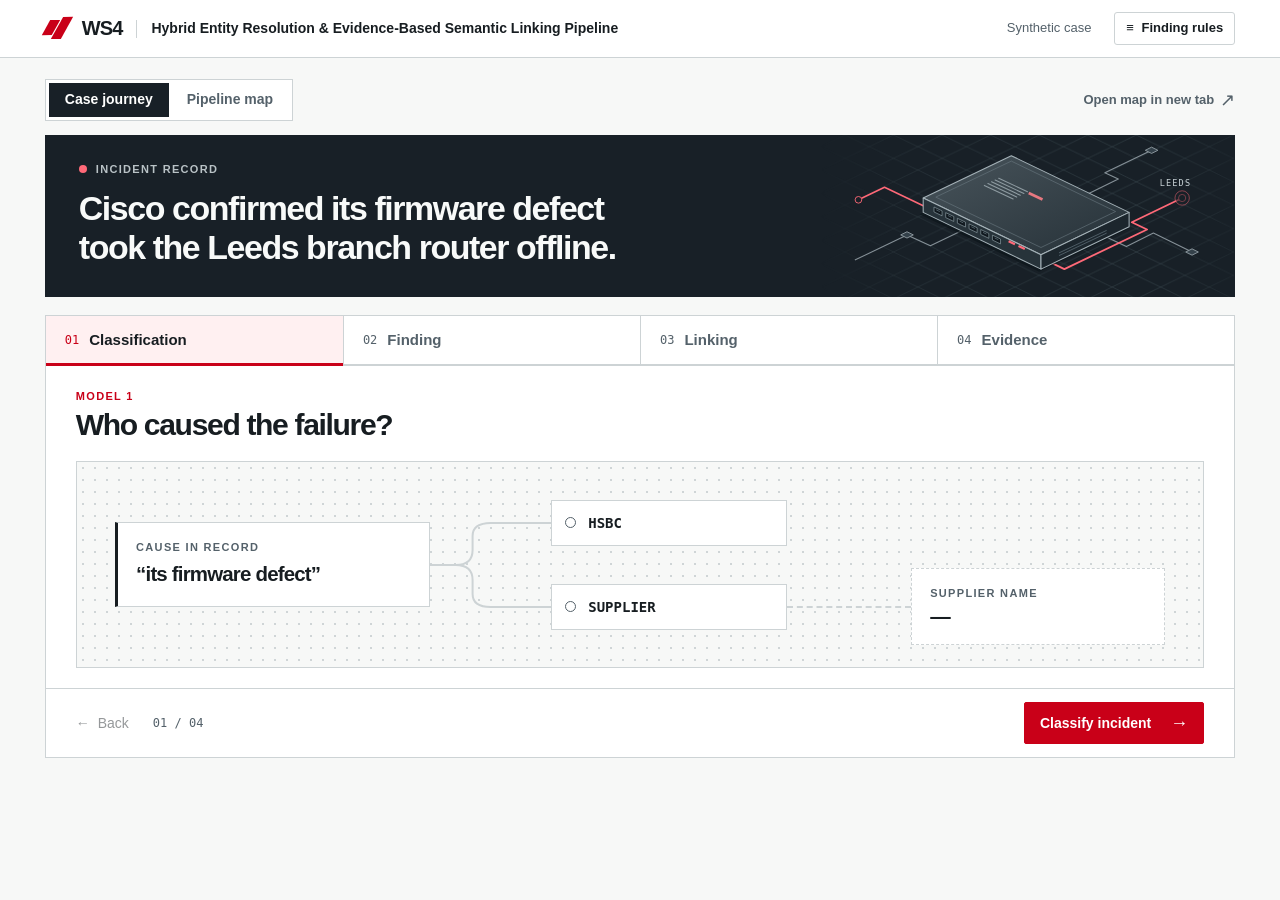
<file: main_docs/index.html>
<!doctype html>
<html lang="en">
<head>
  <meta charset="utf-8">
  <meta name="viewport" content="width=device-width, initial-scale=1">
  <meta name="theme-color" content="#171c21">
  <title>Hybrid Entity Resolution &amp; Evidence-Based Semantic Linking Pipeline</title>
  <link rel="stylesheet" href="journey.css">
  <link rel="stylesheet" href="evidence.css">
  <link rel="stylesheet" href="pipeline-map.css">
  <script src="register.js" defer></script>
  <script src="evidence.js" defer></script>
  <script src="journey.js" defer></script>
  <script src="pipeline-map.js" defer></script>
</head>
<body>
  <header class="mast">
    <div class="mast-inner">
      <div class="brand"><span class="brand-sign" aria-hidden="true"></span><b>WS4</b><span class="mast-divider"></span><span>Hybrid Entity Resolution &amp; Evidence-Based Semantic Linking Pipeline</span></div>
      <div class="mast-tools"><span class="sample">Synthetic case</span><button id="rules-open" class="quiet" type="button"><span aria-hidden="true">≡</span> Finding rules</button></div>
    </div>
  </header>
  <main class="page">
    <div class="view-bar">
      <div class="view-tabs" role="tablist" aria-label="Presentation view">
        <button type="button" id="journey-tab" role="tab" aria-selected="true" aria-controls="journey-panel">Case journey</button>
        <button type="button" id="map-tab" role="tab" aria-selected="false" aria-controls="map-panel" tabindex="-1">Pipeline map</button>
      </div>
      <a class="map-popout" href="index.html#pipeline-map" target="_blank" rel="noopener">Open map in new tab <span aria-hidden="true">↗</span></a>
    </div>
    <div id="journey-panel" role="tabpanel" aria-labelledby="journey-tab">
    <section class="hero" aria-labelledby="incident-title">
      <div class="incident-copy">
        <div class="hero-kicker"><i aria-hidden="true"></i> Incident record</div>
        <h1 id="incident-title"><span id="subject">Cisco</span> confirmed <span id="cause">its firmware defect</span> took the <span id="place">Leeds</span> branch <span id="device">router</span> offline.</h1>
      </div>
      <div class="hero-art" aria-hidden="true"><img src="router.svg" alt=""></div>
    </section>
    <nav aria-label="Case journey" class="route">
      <button type="button" data-step="0" aria-current="step"><span class="stop-index">01</span><span>Classification</span></button>
      <button type="button" data-step="1"><span class="stop-index">02</span><span>Finding</span></button>
      <button type="button" data-step="2"><span class="stop-index">03</span><span>Linking</span></button>
      <button type="button" data-step="3"><span class="stop-index">04</span><span>Evidence</span></button>
    </nav>
    <div class="surface">
      <section id="classification" class="scene" aria-labelledby="class-title">
        <div class="scene-head">
          <div><p class="eyebrow">Model 1</p><h2 id="class-title">Who caused the failure?</h2></div>
        </div>
        <div class="class-grid" id="class-flow" data-phase="0" aria-label="Classification and supplier name extraction">
          <div class="cause-box"><span class="small-label">Cause in record</span><strong>“its firmware defect”</strong></div>
          <svg class="fork" viewBox="0 0 100 140" preserveAspectRatio="none" aria-hidden="true"><path class="wire branch-bank" d="M0 70H21Q35 70 35 55V41Q35 28 50 28H100"/><path class="wire branch-supplier" d="M0 70H21Q35 70 35 85V99Q35 112 50 112H100"/></svg>
          <div class="branches"><div class="class-node bank"><span class="node-dot"></span>HSBC</div><div class="class-node supplier"><span class="node-dot"></span>SUPPLIER</div></div>
          <div class="extract-line" aria-hidden="true"></div>
          <div class="name-box"><span class="small-label">Supplier name</span><strong id="supplier-value" aria-live="polite">—</strong></div>
        </div>
      </section>
      <section id="finding" class="scene" aria-labelledby="finding-title" hidden>
        <div class="scene-head">
          <div><p class="eyebrow">Finding · High recall</p><h2 id="finding-title">Find every lead.</h2></div>
          <div class="finding-guide-access"><span class="output-name">engagement_candidates.csv</span><a href="finding-rules.html">Explore Finding rules →</a></div>
        </div>
        <div class="register-card">
          <div class="register-metadata"><span class="small-label">Engagement register</span><strong>20,000<span>+</span></strong><span class="register-unit">engagement IDs</span></div>
          <div class="register-graphic" id="register-graphic" aria-hidden="true"></div>
          <div class="register-query"><span class="small-label">Supplier query</span><strong>Cisco</strong></div>
        </div>
        <table class="records finding-records">
          <caption class="sr-only">Finding candidates for Cisco</caption>
          <thead><tr><th scope="col">Engagement ID</th><th scope="col">Supplier in source</th><th scope="col">Match type</th><th scope="col">Name clue</th></tr></thead>
          <tbody id="finding-rows"></tbody>
        </table>
      </section>
      <section id="linking" class="scene" aria-labelledby="linking-title" hidden>
        <div class="scene-head"><div><p class="eyebrow">LLM linking · High precision</p><h2 id="linking-title">Which engagements cover the failure?</h2></div><span class="output-name">engagement_links.csv</span></div>
        <p class="prompt" id="linking-prompt">Mark any leads before revealing the evidence.</p>
        <table class="records link-records">
          <caption class="sr-only">Independent candidate assessments</caption>
          <thead><tr><th scope="col">ID</th><th scope="col">Supplier in source</th><th scope="col">Engagement scope</th><th scope="col">Decision</th></tr></thead>
          <tbody id="linking-rows"></tbody>
        </table>
      </section>
      <section id="evidence" class="scene" aria-labelledby="evidence-title" hidden>
        <div class="scene-head"><div><p class="eyebrow">Source comparison</p><h2 id="evidence-title">Trace the evidence.</h2></div></div>
        <div id="evidence-view"></div>
      </section>
      <footer class="controls">
        <div class="control-left"><button type="button" id="previous" class="back" disabled><span aria-hidden="true">←</span> Back</button><span class="page-count" id="page-count">01 / 04</span></div>
        <button type="button" id="next" class="primary"><span id="next-text">Classify incident</span><span id="next-arrow" aria-hidden="true">→</span></button>
      </footer>
    </div>
    <p class="sr-only" aria-live="polite" id="announcement"></p>
    </div>
    <section id="map-panel" role="tabpanel" aria-labelledby="map-tab" hidden>
      <header class="map-incident">
        <div>
          <p class="map-incident-label"><span>INC-1</span> Synthetic incident</p>
          <h1><em>Cisco</em> confirmed its firmware defect took the Leeds branch router offline.</h1>
        </div>
        <dl class="map-classification">
          <div><dt>Model 1 class</dt><dd>SUPPLIER</dd></div>
          <div><dt>Supplier name</dt><dd>Cisco</dd></div>
        </dl>
      </header>

      <div class="map-board" id="map-board">
        <canvas id="map-wires" aria-hidden="true"></canvas>
        <section class="map-stage" aria-labelledby="map-register-title">
          <h2 id="map-register-title">Engagement register</h2>
          <p class="map-count"><strong>12,000</strong><span>engagements</span></p>
          <div class="map-register" id="map-register">
            <div class="map-register-head"><span>Supplier search</span><b>Cisco</b></div>
            <div class="map-field" id="map-field" aria-hidden="true"></div>
            <div class="map-register-range" aria-hidden="true"><span>ENG1</span><i></i><span>ENG12000</span></div>
          </div>
        </section>

        <section class="map-stage" aria-labelledby="map-finding-title">
          <h2 id="map-finding-title">Finding <span>High recall</span></h2>
          <p class="map-count"><strong id="map-found-count">5</strong><span>candidates</span></p>
          <div class="map-candidates" id="map-candidates" role="group" aria-label="Select a candidate to inspect its evidence"></div>
        </section>

        <section class="map-stage" aria-labelledby="map-linking-title">
          <h2 id="map-linking-title">LLM linking <span>High precision</span></h2>
          <p class="map-count"><strong id="map-result-count">3</strong><span id="map-breakdown">2 linked · 1 possible</span></p>
          <div class="map-results" id="map-results" role="group" aria-label="Linked and possibly linked engagements"></div>
          <details id="map-others" class="map-others">
            <summary id="map-others-label">Not linked (<span id="map-other-count">2</span>)</summary>
            <div class="map-results" id="map-other-results"></div>
          </details>
        </section>
      </div>

      <section class="map-evidence" id="map-evidence" aria-label="Evidence for the selected engagement" tabindex="-1">
        <header><h2>Selected engagement</h2><strong id="map-evidence-id"></strong><span id="map-evidence-supplier"></span></header>
        <div><h3>Engagement scope</h3><p id="map-scope"></p></div>
        <div><h3>LLM assessment <span id="map-verdict"></span></h3><p id="map-reason"></p></div>
        <button class="map-return" id="map-return" type="button">↑ Back to candidates</button>
      </section>
      <p class="sr-only" id="map-announcement" role="status"></p>
    </section>
    <noscript>Enable JavaScript to play this interactive case.</noscript>
  </main>
  <dialog id="rules-dialog" aria-labelledby="rules-title">
    <div class="dialog-head"><div><p class="eyebrow">Name matching</p><h2 id="rules-title">Finding rules</h2></div><button class="close" id="rules-close" type="button" aria-label="Close finding rules">×</button></div>
    <p class="note">Use the cleaned, alias-adjusted name length, excluding spaces.</p>
    <table class="records rule-table"><thead><tr><th scope="col">Match</th><th scope="col">Length</th><th scope="col">Rule</th><th scope="col">Example</th></tr></thead><tbody>
      <tr><th scope="row">EXACT</th><td>1+</td><td>Same full name, ignoring spaces</td><td>Cisco = CISCO</td></tr>
      <tr><th scope="row">SUBSTRING</th><td>1–4</td><td>Whole word only</td><td>IBM → IBM Cloud ✓<br>IBM → ibmotor ✗</td></tr>
      <tr><th scope="row">SUBSTRING</th><td>5+</td><td>Anywhere, ignoring spaces</td><td>Cisco → Fran<mark>cisco</mark></td></tr>
      <tr><th scope="row">FUZZY</th><td>5+</td><td>Levenshtein ≥ 50% on one or more adjacent words</td><td>Cisco → misco (80%)</td></tr>
    </tbody></table>
    <p class="note footnote">Each incident–engagement pair keeps its strongest match: EXACT → SUBSTRING → FUZZY.</p>
    <p class="finding-guide-access"><a href="finding-rules.html">Open the interactive Finding guide →</a></p>
  </dialog>
</body>
</html>
</file>
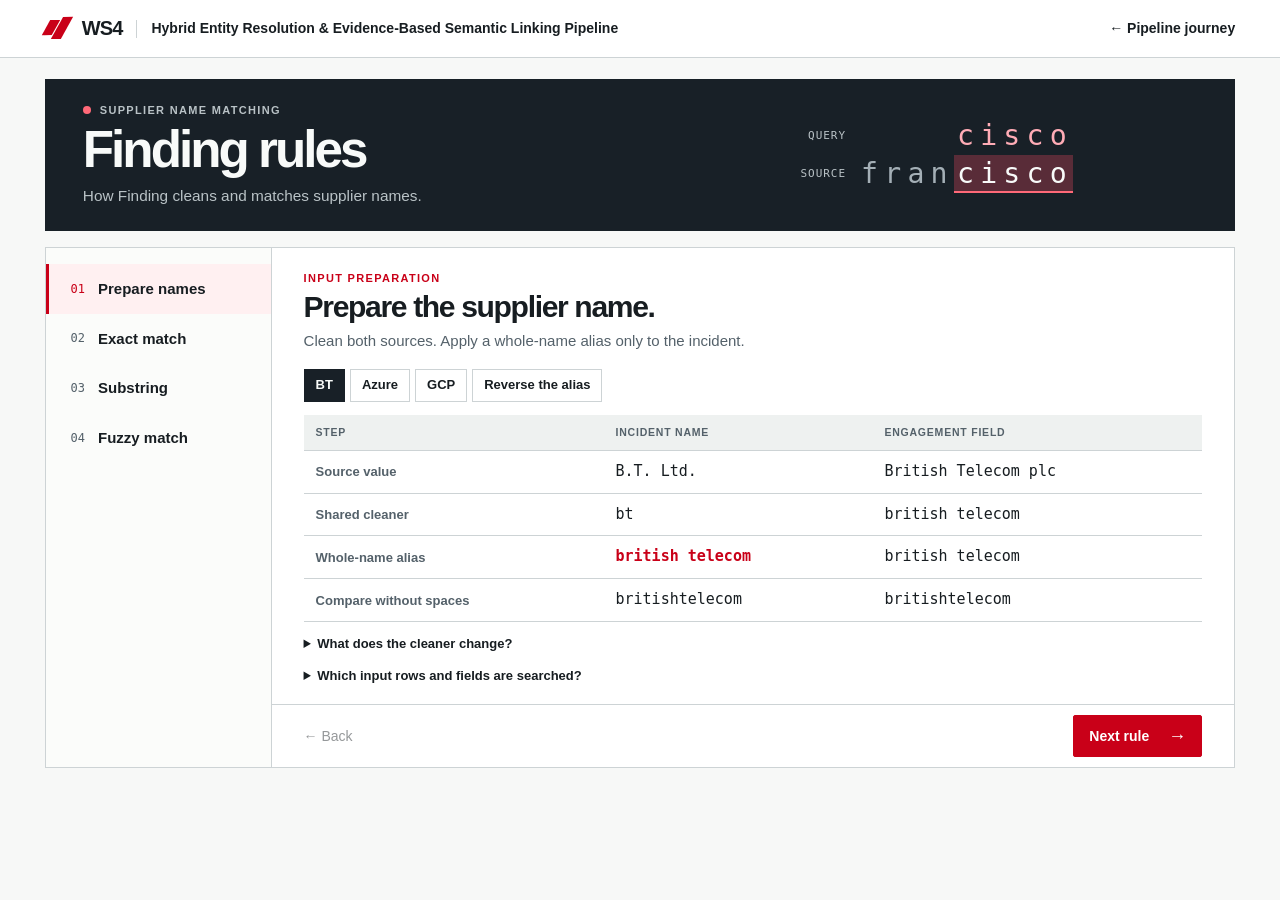
<file: main_docs/finding-rules.html>
<!doctype html>
<html lang="en">
<head>
  <meta charset="utf-8">
  <meta name="viewport" content="width=device-width, initial-scale=1">
  <meta name="theme-color" content="#192127">
  <title>Finding rules · WS4</title>
  <link rel="stylesheet" href="journey.css">
  <link rel="stylesheet" href="finding-guide.css">
  <script src="finding-lab.js" defer></script>
  <script src="finding-guide.js" defer></script>
</head>
<body class="guide">
  <header class="mast"><div class="mast-inner">
    <div class="brand"><span class="brand-sign" aria-hidden="true"></span><b>WS4</b><span class="mast-divider"></span><span>Hybrid Entity Resolution &amp; Evidence-Based Semantic Linking Pipeline</span></div>
    <a class="return-link" href="index.html">← Pipeline journey</a>
  </div></header>
  <main class="page">
    <header class="guide-hero">
      <div><p class="hero-kicker"><i aria-hidden="true"></i> Supplier name matching</p><h1>Finding rules</h1><p class="deck">How Finding cleans and matches supplier names.</p></div>
      <div class="hero-specimen" aria-hidden="true">
        <span class="specimen-label">Query</span><span class="glyph-spacer"></span><b class="glyph-run query-glyphs">cisco</b>
        <span class="specimen-label">Source</span><b class="glyph-run dim-glyphs">fran</b><b class="glyph-run source-glyphs">cisco</b>
      </div>
    </header>
    <div class="guide-frame">
      <nav class="guide-menu" aria-label="Finding rules">
        <a href="#prepare"><span>01</span>Prepare names</a>
        <a href="#exact"><span>02</span>Exact match</a>
        <a href="#substring"><span>03</span>Substring</a>
        <a href="#fuzzy"><span>04</span>Fuzzy match</a>
      </nav>
      <div class="guide-body">
        <section class="guide-panel" aria-labelledby="guide-title">
          <header class="guide-heading"><p class="eyebrow" id="chapter-label"></p><h2 id="guide-title" tabindex="-1">Prepare the supplier name.</h2><p class="guide-summary" id="guide-summary"></p></header>
          <div id="prepare-body" hidden>
            <div class="choices" aria-label="Example supplier" role="group" id="prepare-choices"></div>
            <table class="records prep-table" aria-label="Incident and engagement names at each step">
              <thead><tr><th scope="col">Step</th><th scope="col">Incident name</th><th scope="col">Engagement field</th></tr></thead>
              <tbody id="prep-rows"></tbody>
            </table>
            <details class="field-note"><summary>What does the cleaner change?</summary>
              <p>Lowercase both sides. Delete periods, expand <b>&amp;</b> to <b>and</b>, and turn separators into spaces. Remove whole stop words and legal terms such as <b>and</b>, <b>solutions</b> and <b>ltd</b>. Digits and apostrophes stay.</p>
              <p>Apply one whole-name alias on the incident side. Remove spaces for the comparison; keep the original values in the CSV.</p>
            </details>
            <details class="field-note"><summary>Which input rows and fields are searched?</summary>
              <p><b>CLASSIFIED_INCIDENTS.csv</b> · Select the exact class SUPPLIER; skip a blank name or the whole value Unknown, ignoring case and surrounding spaces.</p>
              <p><b>ENG_ALL.csv</b> · Read the engagement ID and each available nonempty field in configured order. Examples here use THIRD_PARTY_NAME, then THIRD_PARTY_NORMALISED_NAME.</p>
            </details>
          </div>
          <div id="match-body" hidden>
            <div class="choices" aria-label="Comparison examples" role="group" id="match-choices"></div>
            <form id="compare-form" autocomplete="off">
              <div class="input-pair">
                <label>Incident supplier<input id="incident-input" maxlength="96" spellcheck="false"></label>
                <span class="pair-arrow" aria-hidden="true">→</span>
                <label>Engagement field<input id="reference-input" maxlength="96" spellcheck="false"></label>
              </div>
              <div class="rule-verdict">
                <div class="verdict-top">
                  <div><span class="small-label">Match result</span><strong id="verdict">Which rule will pass?</strong></div>
                  <button class="primary" type="submit" id="compare-button" aria-controls="comparison-detail" aria-expanded="false">Reveal match <span aria-hidden="true">→</span></button>
                </div>
                <div id="comparison-detail" hidden>
                  <div class="trace-line"><span>Search name</span><code id="trace-query"></code></div>
                  <div class="trace-line"><span>Reference</span><code id="trace-reference"></code></div>
                  <p id="explanation"></p>
                  <div id="score-line" hidden><div class="scale" aria-hidden="true"><i></i></div><div class="scale-labels"><span>0%</span><span id="threshold-label"></span><span>100%</span></div></div>
                </div>
              </div>
            </form>
            <details class="field-note" id="fuzzy-info" hidden><summary>How is similarity calculated?</summary><p>Count the fewest insertions, deletions and substitutions needed. Similarity = 1 − (edits ÷ longer name length). <b>Cisco → misco</b> gives 1 − 1/5 = 80%.</p></details>
          </div>
        </section>
        <footer class="guide-controls"><button id="prev-rule" type="button" class="back">← Back</button><button type="button" class="primary" id="next-rule">Next rule <span aria-hidden="true">→</span></button></footer>
      </div>
    </div>
    <div class="sr-only" aria-live="polite" id="guide-live"></div>
    <noscript>Enable JavaScript to explore the Finding rules.</noscript>
  </main>
</body>
</html>
</file>
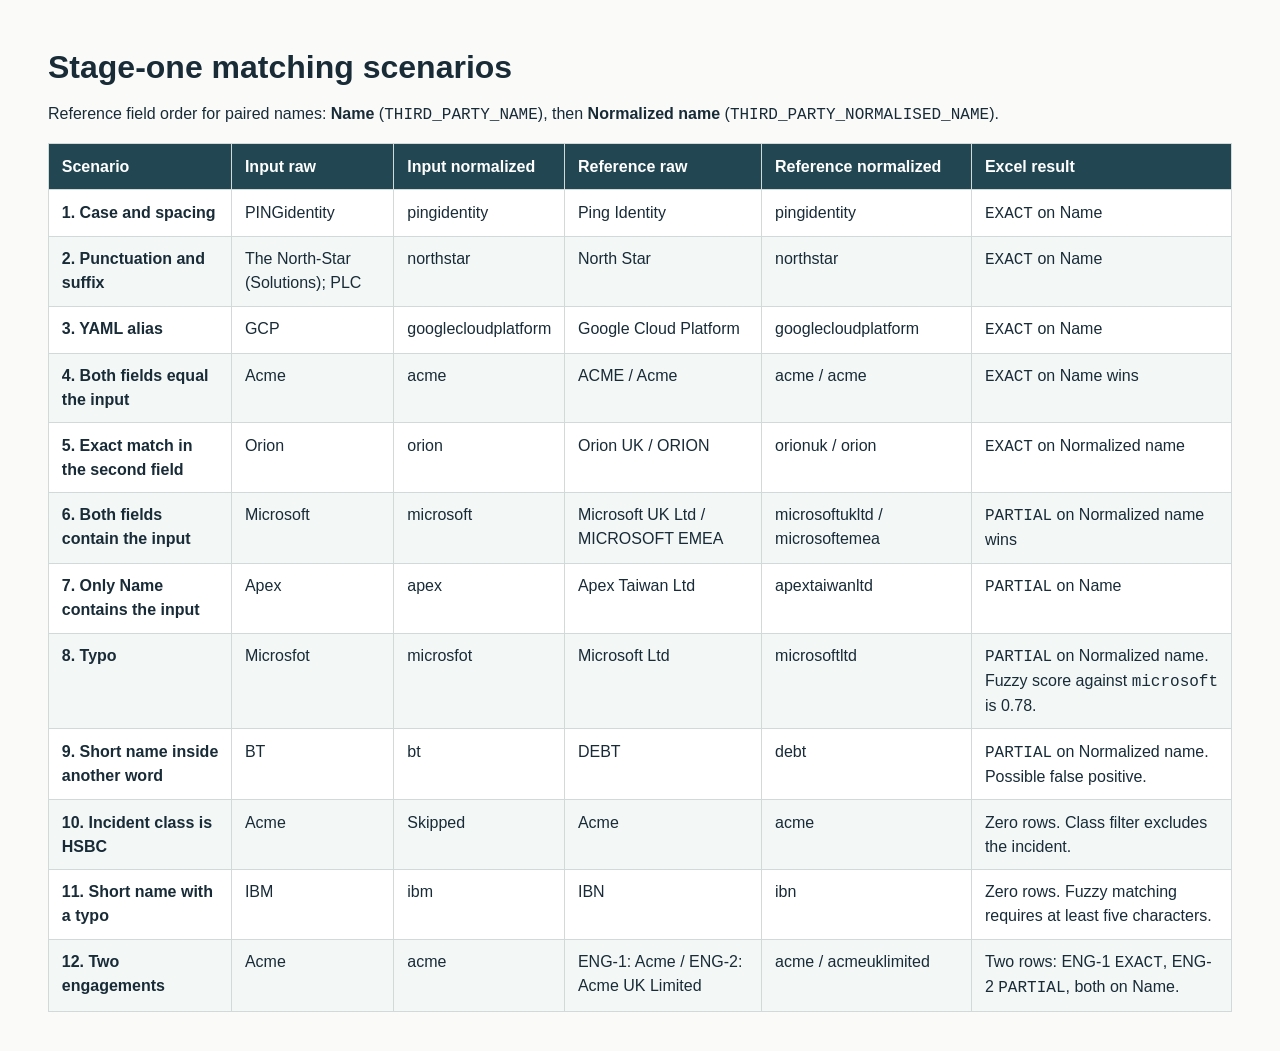
<file: docs/finding/matching.html>
<!doctype html>
<html lang="en">
<head>
  <meta charset="utf-8">
  <meta name="viewport" content="width=device-width, initial-scale=1">
  <title>Stage-one matching scenarios</title>
  <style>
    body {
      margin: 0;
      padding: clamp(1rem, 4vw, 3rem);
      color: #182b37;
      background: #fafbf9;
      font: 1rem/1.5 "Source Sans 3", sans-serif;
    }
    main { max-width: 90rem; margin: auto; }
    h1 { margin: 0 0 1rem; line-height: 1.2; }
    .table-container { overflow-x: auto; }
    table { width: 100%; border-collapse: collapse; background: white; }
    caption { padding: 0 0 1rem; text-align: left; }
    th, td { padding: .65rem .8rem; border: 1px solid #d1d9d9; text-align: left; vertical-align: top; }
    thead th { color: white; background: #224753; white-space: nowrap; }
    tbody tr:nth-child(even) { background: #f3f7f6; }
  </style>
</head>
<body>
  <main>
    <h1>Stage-one matching scenarios</h1>
    <div class="table-container">
      <table>
        <caption>Reference field order for paired names: <strong>Name</strong> (<code>THIRD_PARTY_NAME</code>), then <strong>Normalized name</strong> (<code>THIRD_PARTY_NORMALISED_NAME</code>).</caption>
        <thead>
          <tr>
            <th scope="col">Scenario</th>
            <th scope="col">Input raw</th>
            <th scope="col">Input normalized</th>
            <th scope="col">Reference raw</th>
            <th scope="col">Reference normalized</th>
            <th scope="col">Excel result</th>
          </tr>
        </thead>
        <tbody>
          <tr>
            <th scope="row">1. Case and spacing</th>
            <td>PINGidentity</td>
            <td>pingidentity</td>
            <td>Ping Identity</td>
            <td>pingidentity</td>
            <td><code>EXACT</code> on Name</td>
          </tr>
          <tr>
            <th scope="row">2. Punctuation and suffix</th>
            <td>The North-Star (Solutions); PLC</td>
            <td>northstar</td>
            <td>North Star</td>
            <td>northstar</td>
            <td><code>EXACT</code> on Name</td>
          </tr>
          <tr>
            <th scope="row">3. YAML alias</th>
            <td>GCP</td>
            <td>googlecloudplatform</td>
            <td>Google Cloud Platform</td>
            <td>googlecloudplatform</td>
            <td><code>EXACT</code> on Name</td>
          </tr>
          <tr>
            <th scope="row">4. Both fields equal the input</th>
            <td>Acme</td>
            <td>acme</td>
            <td>ACME / Acme</td>
            <td>acme / acme</td>
            <td><code>EXACT</code> on Name wins</td>
          </tr>
          <tr>
            <th scope="row">5. Exact match in the second field</th>
            <td>Orion</td>
            <td>orion</td>
            <td>Orion UK / ORION</td>
            <td>orionuk / orion</td>
            <td><code>EXACT</code> on Normalized name</td>
          </tr>
          <tr>
            <th scope="row">6. Both fields contain the input</th>
            <td>Microsoft</td>
            <td>microsoft</td>
            <td>Microsoft UK Ltd / MICROSOFT EMEA</td>
            <td>microsoftukltd / microsoftemea</td>
            <td><code>PARTIAL</code> on Normalized name wins</td>
          </tr>
          <tr>
            <th scope="row">7. Only Name contains the input</th>
            <td>Apex</td>
            <td>apex</td>
            <td>Apex Taiwan Ltd</td>
            <td>apextaiwanltd</td>
            <td><code>PARTIAL</code> on Name</td>
          </tr>
          <tr>
            <th scope="row">8. Typo</th>
            <td>Microsfot</td>
            <td>microsfot</td>
            <td>Microsoft Ltd</td>
            <td>microsoftltd</td>
            <td><code>PARTIAL</code> on Normalized name. Fuzzy score against <code>microsoft</code> is 0.78.</td>
          </tr>
          <tr>
            <th scope="row">9. Short name inside another word</th>
            <td>BT</td>
            <td>bt</td>
            <td>DEBT</td>
            <td>debt</td>
            <td><code>PARTIAL</code> on Normalized name. Possible false positive.</td>
          </tr>
          <tr>
            <th scope="row">10. Incident class is HSBC</th>
            <td>Acme</td>
            <td>Skipped</td>
            <td>Acme</td>
            <td>acme</td>
            <td>Zero rows. Class filter excludes the incident.</td>
          </tr>
          <tr>
            <th scope="row">11. Short name with a typo</th>
            <td>IBM</td>
            <td>ibm</td>
            <td>IBN</td>
            <td>ibn</td>
            <td>Zero rows. Fuzzy matching requires at least five characters.</td>
          </tr>
          <tr>
            <th scope="row">12. Two engagements</th>
            <td>Acme</td>
            <td>acme</td>
            <td>ENG-1: Acme / ENG-2: Acme UK Limited</td>
            <td>acme / acmeuklimited</td>
            <td>Two rows: ENG-1 <code>EXACT</code>, ENG-2 <code>PARTIAL</code>, both on Name.</td>
          </tr>
        </tbody>
      </table>
    </div>
  </main>
</body>
</html>
</file>
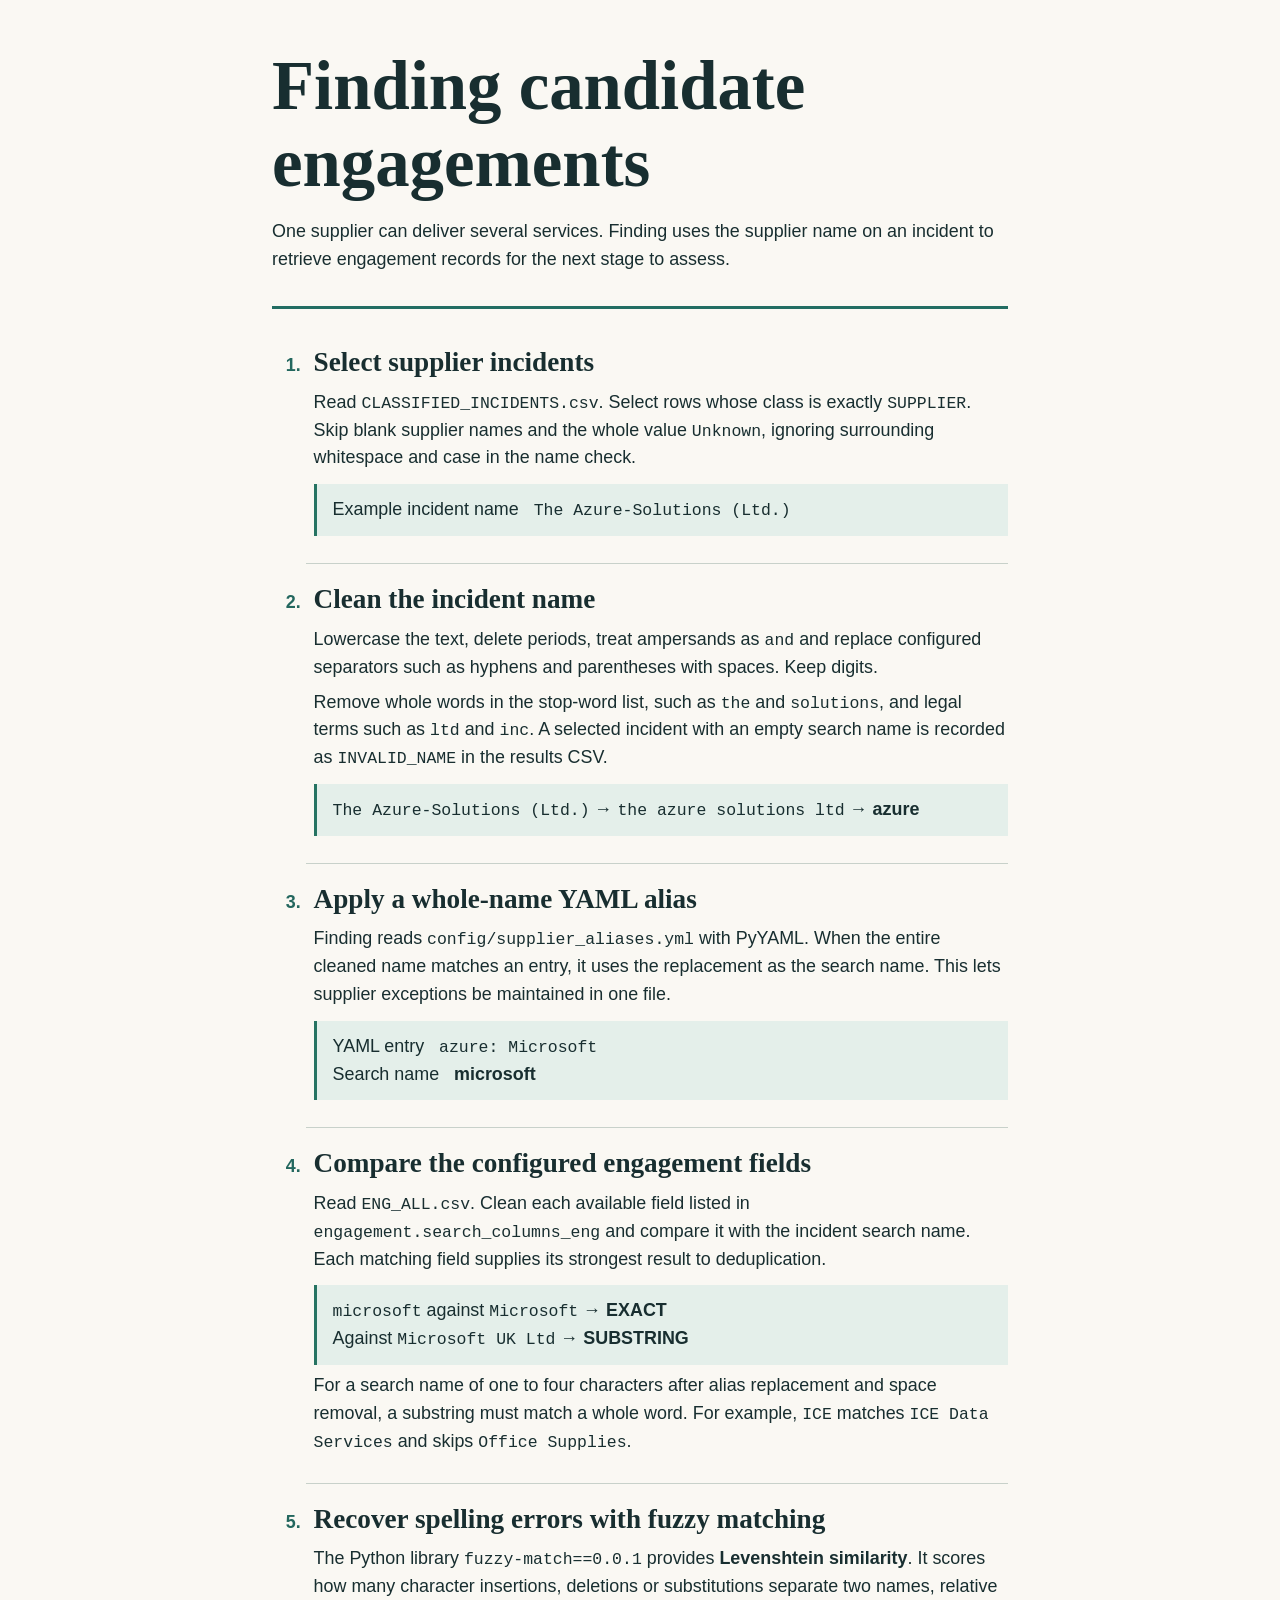
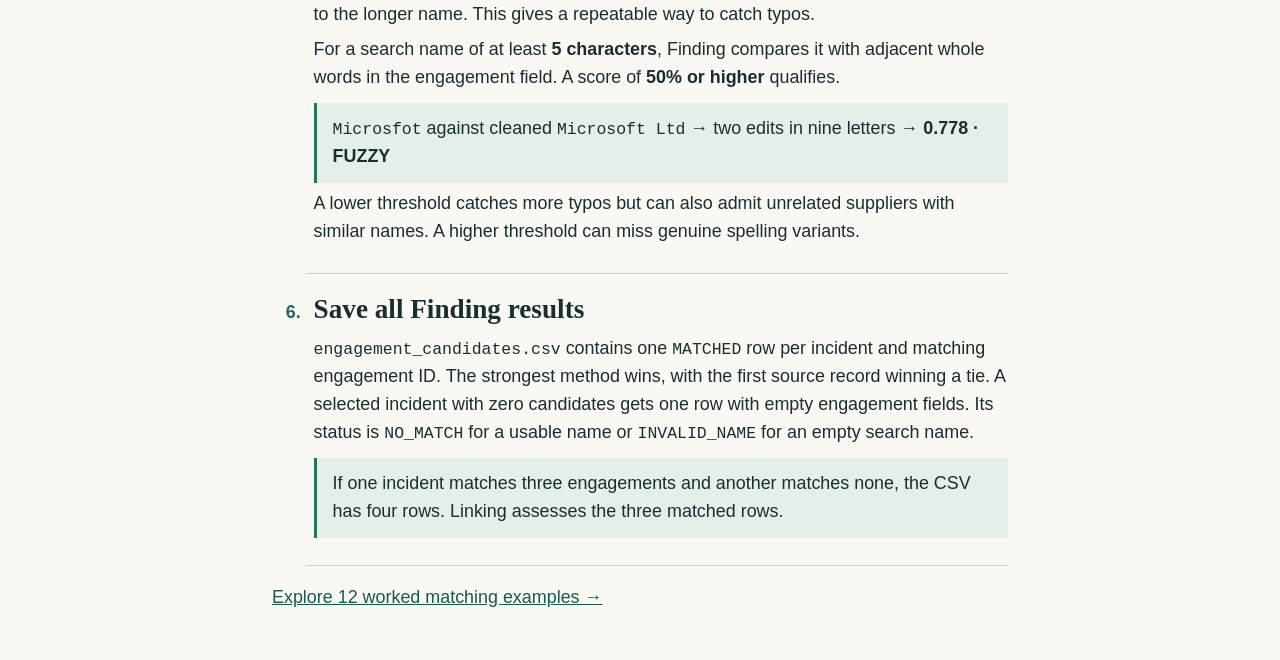
<file: app/finding/docs/finding-walkthrough.html>
<!doctype html>
<html lang="en">
<head>
  <meta charset="utf-8">
  <meta name="viewport" content="width=device-width, initial-scale=1">
  <title>Finding candidate engagements</title>
  <style>
    * { box-sizing: border-box; }
    body { margin: 0; background: #faf8f3; color: #182e30; font: 1.12rem/1.55 "Source Sans 3", Arial, sans-serif; }
    main { max-width: 54rem; margin: auto; padding: 3rem clamp(1.25rem, 5vw, 4rem); }
    h1, h2 { font-family: "Source Serif 4", Georgia, serif; line-height: 1.12; }
    h1 { font-size: clamp(2.5rem, 6vw, 4.3rem); margin: 0; }
    h2 { font-size: 1.7rem; margin: 0 0 .7rem; }
    p { margin: .45rem 0; }
    header { border-bottom: 3px solid #226d62; padding-bottom: 1.6rem; }
    header p { margin-top: 1rem; }
    ol { padding-left: 2.1rem; }
    li { padding: 1.25rem 0 1.25rem .5rem; border-bottom: 1px solid #c8d1ca; }
    li::marker { color: #23675e; font-weight: bold; }
    code { font: .92em "IBM Plex Mono", Consolas, monospace; overflow-wrap: anywhere; }
    .example { background: #e4efea; border-left: 3px solid #267362; padding: .75rem 1rem; margin-top: .75rem; }
    a { color: #18594f; }
    @media print { main { padding: 0; } li { break-inside: avoid; } }
  </style>
</head>
<body>
<main>
  <header>
    <h1>Finding candidate engagements</h1>
    <p>One supplier can deliver several services. Finding uses the supplier name on an incident to retrieve engagement records for the next stage to assess.</p>
  </header>
  <ol>
    <li>
      <h2>Select supplier incidents</h2>
      <p>Read <code>CLASSIFIED_INCIDENTS.csv</code>. Select rows whose class is exactly <code>SUPPLIER</code>. Skip blank supplier names and the whole value <code>Unknown</code>, ignoring surrounding whitespace and case in the name check.</p>
      <p class="example">Example incident name &nbsp; <code>The Azure-Solutions (Ltd.)</code></p>
    </li>
    <li>
      <h2>Clean the incident name</h2>
      <p>Lowercase the text, delete periods, treat ampersands as <code>and</code> and replace configured separators such as hyphens and parentheses with spaces. Keep digits.</p>
      <p>Remove whole words in the stop-word list, such as <code>the</code> and <code>solutions</code>, and legal terms such as <code>ltd</code> and <code>inc</code>. A selected incident with an empty search name is recorded as <code>INVALID_NAME</code> in the results CSV.</p>
      <p class="example"><code>The Azure-Solutions (Ltd.)</code> → <code>the azure solutions ltd</code> → <strong>azure</strong></p>
    </li>
    <li>
      <h2>Apply a whole-name YAML alias</h2>
      <p>Finding reads <code>config/supplier_aliases.yml</code> with PyYAML. When the entire cleaned name matches an entry, it uses the replacement as the search name. This lets supplier exceptions be maintained in one file.</p>
      <p class="example">YAML entry &nbsp; <code>azure: Microsoft</code><br>Search name &nbsp; <strong>microsoft</strong></p>
    </li>
    <li>
      <h2>Compare the configured engagement fields</h2>
      <p>Read <code>ENG_ALL.csv</code>. Clean each available field listed in <code>engagement.search_columns_eng</code> and compare it with the incident search name. Each matching field supplies its strongest result to deduplication.</p>
      <p class="example"><code>microsoft</code> against <code>Microsoft</code> → <strong>EXACT</strong><br>Against <code>Microsoft UK Ltd</code> → <strong>SUBSTRING</strong></p>
      <p>For a search name of one to four characters after alias replacement and space removal, a substring must match a whole word. For example, <code>ICE</code> matches <code>ICE Data Services</code> and skips <code>Office Supplies</code>.</p>
    </li>
    <li>
      <h2>Recover spelling errors with fuzzy matching</h2>
      <p>The Python library <code>fuzzy-match==0.0.1</code> provides <strong>Levenshtein similarity</strong>. It scores how many character insertions, deletions or substitutions separate two names, relative to the longer name. This gives a repeatable way to catch typos.</p>
      <p>For a search name of at least <strong>5 characters</strong>, Finding compares it with adjacent whole words in the engagement field. A score of <strong>50% or higher</strong> qualifies.</p>
      <p class="example"><code>Microsfot</code> against cleaned <code>Microsoft Ltd</code> → two edits in nine letters → <strong>0.778 · FUZZY</strong></p>
      <p>A lower threshold catches more typos but can also admit unrelated suppliers with similar names. A higher threshold can miss genuine spelling variants.</p>
    </li>
    <li>
      <h2>Save all Finding results</h2>
      <p><code>engagement_candidates.csv</code> contains one <code>MATCHED</code> row per incident and matching engagement ID. The strongest method wins, with the first source record winning a tie. A selected incident with zero candidates gets one row with empty engagement fields. Its status is <code>NO_MATCH</code> for a usable name or <code>INVALID_NAME</code> for an empty search name.</p>
      <p class="example">If one incident matches three engagements and another matches none, the CSV has four rows. Linking assesses the three matched rows.</p>
    </li>
  </ol>
  <a href="matching.html">Explore 12 worked matching examples →</a>
</main>
</body>
</html>
</file>
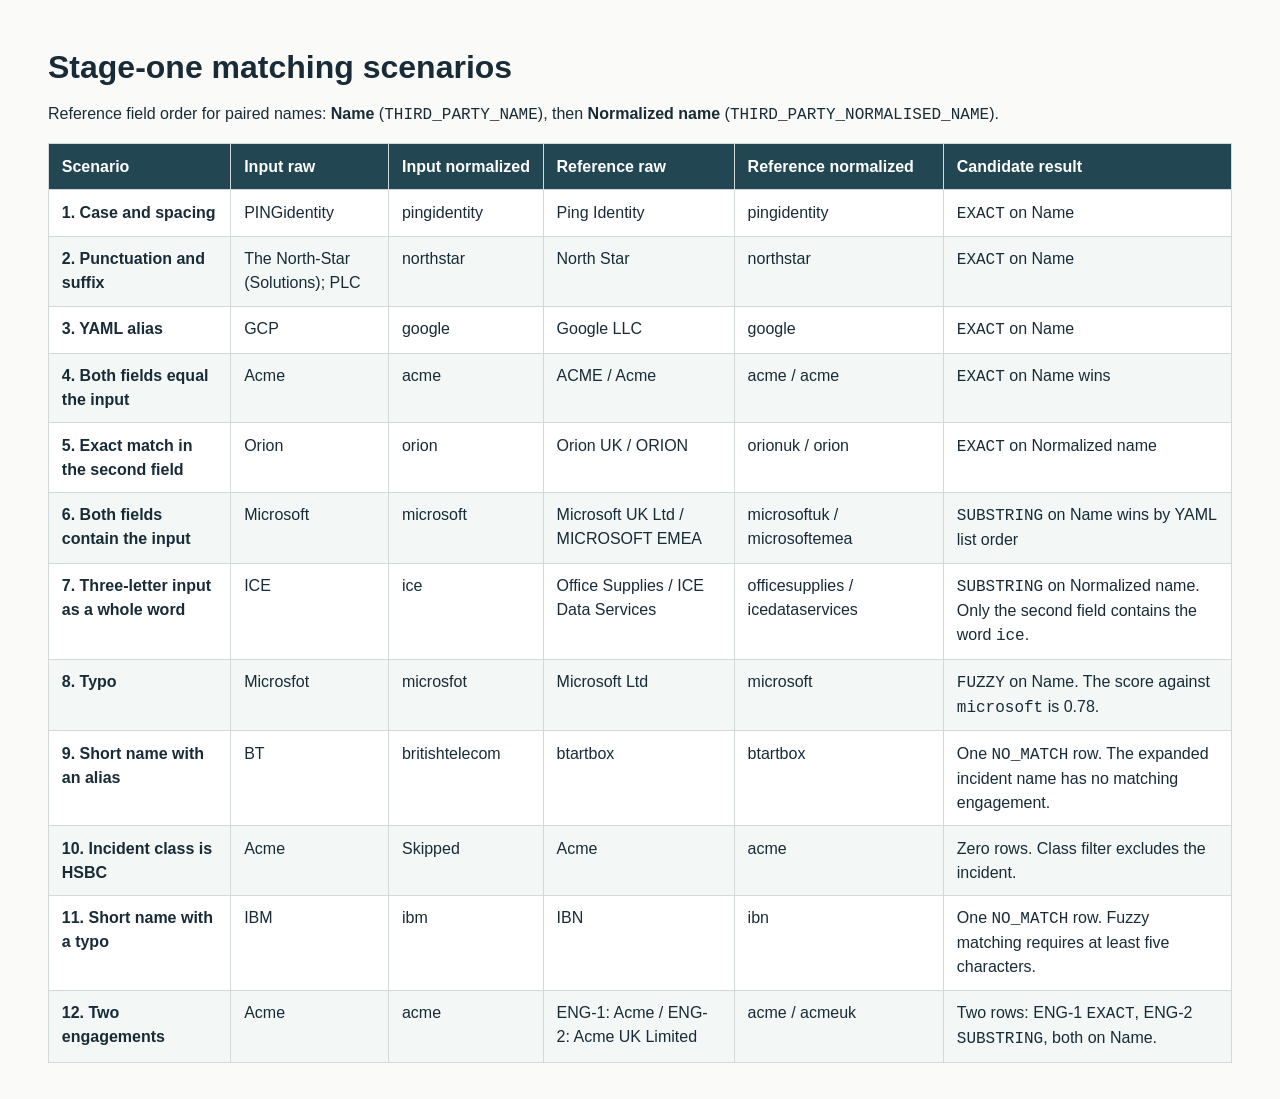
<file: app/finding/docs/matching.html>
<!doctype html>
<html lang="en">
<head>
  <meta charset="utf-8">
  <meta name="viewport" content="width=device-width, initial-scale=1">
  <title>Stage-one matching scenarios</title>
  <style>
    body {
      margin: 0;
      padding: clamp(1rem, 4vw, 3rem);
      color: #182b37;
      background: #fafbf9;
      font: 1rem/1.5 "Source Sans 3", sans-serif;
    }
    main { max-width: 90rem; margin: auto; }
    h1 { margin: 0 0 1rem; line-height: 1.2; }
    .table-container { overflow-x: auto; }
    table { width: 100%; border-collapse: collapse; background: white; }
    caption { padding: 0 0 1rem; text-align: left; }
    th, td { padding: .65rem .8rem; border: 1px solid #d1d9d9; text-align: left; vertical-align: top; }
    thead th { color: white; background: #224753; white-space: nowrap; }
    tbody tr:nth-child(even) { background: #f3f7f6; }
  </style>
</head>
<body>
  <main>
    <h1>Stage-one matching scenarios</h1>
    <div class="table-container">
      <table>
        <caption>Reference field order for paired names: <strong>Name</strong> (<code>THIRD_PARTY_NAME</code>), then <strong>Normalized name</strong> (<code>THIRD_PARTY_NORMALISED_NAME</code>).</caption>
        <thead>
          <tr>
            <th scope="col">Scenario</th>
            <th scope="col">Input raw</th>
            <th scope="col">Input normalized</th>
            <th scope="col">Reference raw</th>
            <th scope="col">Reference normalized</th>
            <th scope="col">Candidate result</th>
          </tr>
        </thead>
        <tbody>
          <tr>
            <th scope="row">1. Case and spacing</th>
            <td>PINGidentity</td>
            <td>pingidentity</td>
            <td>Ping Identity</td>
            <td>pingidentity</td>
            <td><code>EXACT</code> on Name</td>
          </tr>
          <tr>
            <th scope="row">2. Punctuation and suffix</th>
            <td>The North-Star (Solutions); PLC</td>
            <td>northstar</td>
            <td>North Star</td>
            <td>northstar</td>
            <td><code>EXACT</code> on Name</td>
          </tr>
          <tr>
            <th scope="row">3. YAML alias</th>
            <td>GCP</td>
            <td>google</td>
            <td>Google LLC</td>
            <td>google</td>
            <td><code>EXACT</code> on Name</td>
          </tr>
          <tr>
            <th scope="row">4. Both fields equal the input</th>
            <td>Acme</td>
            <td>acme</td>
            <td>ACME / Acme</td>
            <td>acme / acme</td>
            <td><code>EXACT</code> on Name wins</td>
          </tr>
          <tr>
            <th scope="row">5. Exact match in the second field</th>
            <td>Orion</td>
            <td>orion</td>
            <td>Orion UK / ORION</td>
            <td>orionuk / orion</td>
            <td><code>EXACT</code> on Normalized name</td>
          </tr>
          <tr>
            <th scope="row">6. Both fields contain the input</th>
            <td>Microsoft</td>
            <td>microsoft</td>
            <td>Microsoft UK Ltd / MICROSOFT EMEA</td>
            <td>microsoftuk / microsoftemea</td>
            <td><code>SUBSTRING</code> on Name wins by YAML list order</td>
          </tr>
          <tr>
            <th scope="row">7. Three-letter input as a whole word</th>
            <td>ICE</td>
            <td>ice</td>
            <td>Office Supplies / ICE Data Services</td>
            <td>officesupplies / icedataservices</td>
            <td><code>SUBSTRING</code> on Normalized name. Only the second field contains the word <code>ice</code>.</td>
          </tr>
          <tr>
            <th scope="row">8. Typo</th>
            <td>Microsfot</td>
            <td>microsfot</td>
            <td>Microsoft Ltd</td>
            <td>microsoft</td>
            <td><code>FUZZY</code> on Name. The score against <code>microsoft</code> is 0.78.</td>
          </tr>
          <tr>
            <th scope="row">9. Short name with an alias</th>
            <td>BT</td>
            <td>britishtelecom</td>
            <td>btartbox</td>
            <td>btartbox</td>
            <td>One <code>NO_MATCH</code> row. The expanded incident name has no matching engagement.</td>
          </tr>
          <tr>
            <th scope="row">10. Incident class is HSBC</th>
            <td>Acme</td>
            <td>Skipped</td>
            <td>Acme</td>
            <td>acme</td>
            <td>Zero rows. Class filter excludes the incident.</td>
          </tr>
          <tr>
            <th scope="row">11. Short name with a typo</th>
            <td>IBM</td>
            <td>ibm</td>
            <td>IBN</td>
            <td>ibn</td>
            <td>One <code>NO_MATCH</code> row. Fuzzy matching requires at least five characters.</td>
          </tr>
          <tr>
            <th scope="row">12. Two engagements</th>
            <td>Acme</td>
            <td>acme</td>
            <td>ENG-1: Acme / ENG-2: Acme UK Limited</td>
            <td>acme / acmeuk</td>
            <td>Two rows: ENG-1 <code>EXACT</code>, ENG-2 <code>SUBSTRING</code>, both on Name.</td>
          </tr>
        </tbody>
      </table>
    </div>
  </main>
</body>
</html>
</file>
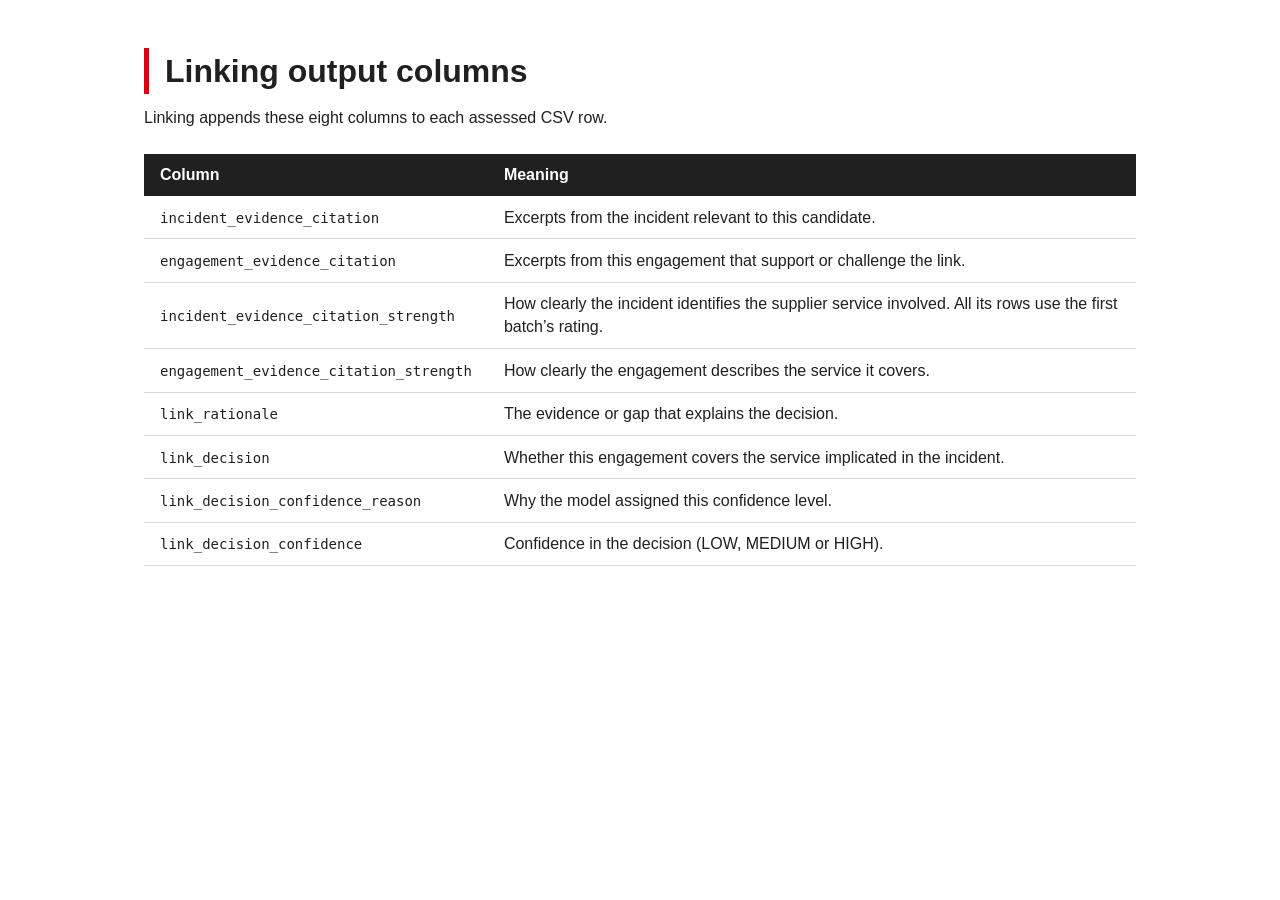
<file: app/linking/docs/output-columns.html>
<!doctype html>
<html lang="en">
<head>
  <meta charset="utf-8">
  <meta name="viewport" content="width=device-width, initial-scale=1">
  <title>Linking · LLM output columns</title>
  <style>
    body { margin: 0; background: #fff; color: #202020; font: 16px/1.45 "Source Sans 3", Arial, sans-serif; }
    main { max-width: 62rem; margin: 3rem auto; padding: 0 2rem; }
    h1 { margin: 0; padding-left: 1rem; border-left: 5px solid #db0011; font-size: 2rem; }
    p { margin: .75rem 0 1.5rem; }
    table { width: 100%; border-collapse: collapse; }
    th, td { padding: .6rem 1rem; text-align: left; }
    thead th { background: #202020; color: #fff; }
    tbody th, td { border-bottom: 1px solid #d7d8d9; }
    code { font: .875rem/1.4 "IBM Plex Mono", Consolas, monospace; }
  </style>
</head>
<body>
  <main>
    <h1 id="title">Linking output columns</h1>
    <p>Linking appends these eight columns to each assessed CSV row.</p>
    <table aria-labelledby="title">
      <thead>
        <tr><th scope="col">Column</th><th scope="col">Meaning</th></tr>
      </thead>
      <tbody>
        <tr>
          <th scope="row"><code>incident_evidence_citation</code></th>
          <td>Excerpts from the incident relevant to this candidate.</td>
        </tr>
        <tr>
          <th scope="row"><code>engagement_evidence_citation</code></th>
          <td>Excerpts from this engagement that support or challenge the link.</td>
        </tr>
        <tr>
          <th scope="row"><code>incident_evidence_citation_strength</code></th>
          <td>How clearly the incident identifies the supplier service involved. All its rows use the first batch’s rating.</td>
        </tr>
        <tr>
          <th scope="row"><code>engagement_evidence_citation_strength</code></th>
          <td>How clearly the engagement describes the service it covers.</td>
        </tr>
        <tr>
          <th scope="row"><code>link_rationale</code></th>
          <td>The evidence or gap that explains the decision.</td>
        </tr>
        <tr>
          <th scope="row"><code>link_decision</code></th>
          <td>Whether this engagement covers the service implicated in the incident.</td>
        </tr>
        <tr>
          <th scope="row"><code>link_decision_confidence_reason</code></th>
          <td>Why the model assigned this confidence level.</td>
        </tr>
        <tr>
          <th scope="row"><code>link_decision_confidence</code></th>
          <td>Confidence in the decision (LOW, MEDIUM or HIGH).</td>
        </tr>
      </tbody>
    </table>
  </main>
</body>
</html>
</file>
<file: main_docs/journey.css>
/* Offline presentation · incident record, branching trail, engagement evidence. */
:root {
  color-scheme: light;
  --paper: #fff; --canvas: #f7f8f7; --ink: #171d21; --muted: #54616a;
  --line: #cdd3d5; --red: #c90018; --pale: #fff0f1; --green: #106047; --amber: #865100;
  --dark: #182027; --dark-edge: #354047; --hero-ink: #f8faf9; --hero-dim: #b9c2c6;
  --signal: #ff6978; --soft: #eef1f0; --ok-bg: #e9f5ef; --warn-bg: #fff2d9;
  --sans: "Inter", "Segoe UI", Arial, sans-serif; --mono: "IBM Plex Mono", Consolas, monospace;
}
* { box-sizing: border-box; }
body { margin: 0; color: var(--ink); background: var(--canvas); font: 16px/1.45 var(--sans); }
button, input { font: inherit; }
button { cursor: pointer; color: inherit; }
button:focus-visible, input:focus-visible { outline: 3px solid var(--red); outline-offset: 4px; }
button:disabled { cursor: default; }
[hidden] { display: none !important; }
h1, h2, p { margin: 0; }
.sr-only { position: absolute; width: 1px; height: 1px; padding: 0; margin: -1px; overflow: hidden; clip-path: inset(50%); white-space: nowrap; }
.mast { background: var(--paper); border-bottom: 1px solid var(--line); }
.mast-inner, .page { width: min(1420px, 93%); margin: auto; }
.mast-inner, .brand, .mast-tools, .control-left { display: flex; align-items: center; }
.mast-inner { height: 57px; justify-content: space-between; }
.brand { gap: 14px; font-size: 14px; font-weight: 550; }
.brand b { font-size: 20px; letter-spacing: -.045em; }
.brand-sign { width: 23px; height: 23px; position: relative; transform: rotate(-1deg); }
.brand-sign::before, .brand-sign::after { content: ""; position: absolute; background: var(--red); width: 10px; height: 22px; transform: skewX(-30deg); }
.brand-sign::before { left: 1px; top: 3px; height: 15px; }.brand-sign::after { left: 12px; }
.mast-divider { width: 1px; height: 18px; background: var(--line); }
.mast-tools { gap: 23px; }
.sample { color: var(--muted); font-size: 13px; }
.quiet, .close, .back { background: var(--paper); border: 1px solid var(--line); }
.quiet { padding: 6px 11px; border-radius: 3px; font-size: 13px; font-weight: 600; }
.quiet span { margin-right: 4px; }
.quiet:hover, .close:hover, .back:enabled:hover { background: var(--soft); }
.page { padding: 21px 0 30px; }
.hero { background: var(--dark); color: var(--hero-ink); display: grid; grid-template-columns: 64% 36%; position: relative; isolation: isolate; overflow: hidden; }
.incident-copy { align-self: center; padding: 26px 0 29px 34px; z-index: 1; }
.hero-kicker, .eyebrow, .small-label { font: 650 11px/1.3 var(--sans); text-transform: uppercase; letter-spacing: .12em; }
.hero-kicker { color: var(--hero-dim); display: flex; align-items: center; gap: 9px; margin-bottom: 13px; }
.hero-kicker i { width: 8px; height: 8px; border-radius: 50%; background: var(--signal); }
h1 { max-width: 23.7em; font-size: clamp(25px, 2.65vw, 40px); line-height: 1.14; font-weight: 550; letter-spacing: -.042em; text-wrap: balance; }
h1 span { transition: color .35s, box-shadow .35s; }
.hero.is-classified #cause, .hero.is-named #subject, .hero.is-comparing :is(#place,#device) { color: var(--hero-ink); box-shadow: inset 0 -.085em var(--signal); }
.hero-art { min-height: 162px; position: relative; }
.hero-art img { width: 100%; height: 100%; position: absolute; object-fit: contain; object-position: right center; }
.route { position: relative; display: grid; grid-template-columns: repeat(4, 1fr); margin-top: 18px; border: 1px solid var(--line); border-bottom: 0; background: var(--paper); }
.route::after { content: ""; position: absolute; left: 0; bottom: 0; width: 25%; height: 3px; background: var(--red); pointer-events: none; transform: translateX(calc(var(--step, 0) * 100%)); transition: transform .42s cubic-bezier(.22,.75,.21,1); }
.route button { display: flex; align-items: center; gap: 10px; position: relative; background: none; padding: 13px 19px; color: var(--muted); border: 0; border-bottom: 2px solid var(--line); font-size: 15px; font-weight: 600; }
.route button + button { border-left: 1px solid var(--line); }
.route button:hover { background: var(--canvas); color: var(--ink); }
.route button[aria-current] { border-bottom-color: var(--red); color: var(--ink); background: var(--pale); }
.route button:focus-visible { outline-offset: -4px; }
.stop-index { font: 12px var(--mono); color: var(--muted); }
.route [aria-current] .stop-index, .route .passed .stop-index { color: var(--red); }
.surface { background: var(--paper); border: 1px solid var(--line); border-top: 0; }
.scene { padding: 23px 30px 20px; }
.scene-head, .dialog-head { display: flex; align-items: center; justify-content: space-between; gap: 20px; }
.scene-head { margin-bottom: 19px; }
.eyebrow { color: var(--red); margin-bottom: 5px; }
h2 { font-size: clamp(27px, 2.35vw, 37px); line-height: 1.13; font-weight: 600; letter-spacing: -.045em; }
.output-name { font: 12px var(--mono); color: var(--muted); }
.finding-guide-access { display: grid; gap: 4px; text-align: right; }
.finding-guide-access a { color: var(--red); font-weight: 600; font-size: 13px; text-underline-offset: 3px; }
dialog .finding-guide-access { margin-top: 14px; text-align: left; }
.small-label { display: block; color: var(--muted); }
.class-grid { min-height: 207px; padding: 25px clamp(18px,3vw,56px); display: grid; grid-template-columns: 1.24fr .48fr .93fr .49fr 1fr; align-items: center; border: 1px solid var(--line); background-color: var(--canvas); background-image: radial-gradient(var(--line) .7px, transparent .85px); background-size: 12px 12px; }
.cause-box, .name-box { background: var(--paper); padding: 17px clamp(13px,1.4vw,23px); border: 1px solid var(--line); min-width: 0; }
.cause-box { border-left: 3px solid var(--ink); }
.cause-box strong, .name-box strong { display: block; margin-top: 5px; font-size: clamp(16px,1.6vw,25px); font-weight: 600; letter-spacing: -.04em; }
.fork { width: 100%; height: 140px; }
.wire { fill: none; stroke: var(--line); stroke-width: 2; vector-effect: non-scaling-stroke; }
.branches { height: 140px; display: flex; flex-direction: column; justify-content: space-between; padding-block: 5px; }
.class-node { display: flex; align-items: center; gap: 12px; padding: 0 13px; border: 1px solid var(--line); background: var(--paper); height: 46px; font: 600 14px var(--mono); }
.node-dot { width: 11px; height: 11px; border: 1.5px solid var(--muted); border-radius: 50%; }
.extract-line { align-self: center; transform: translateY(42px); width: 100%; border-top: 2px dashed var(--line); }
.name-box { transform: translateY(42px); border-style: dashed; }
.name-box strong { line-height: 1.1; }
.word-flight { position: fixed; top: 0; left: 0; z-index: 4; pointer-events: none; padding: 1px 6px 2px; font: 650 20px var(--sans); color: var(--paper); background: var(--red); }
.class-grid:not([data-phase="0"]) .branch-supplier { stroke: var(--red); stroke-dasharray: 200; animation: trace .6s ease-out both; }
.class-grid:not([data-phase="0"]) .supplier { border-color: var(--red); background: var(--pale); color: var(--red); }
.class-grid:not([data-phase="0"]) .supplier .node-dot { background: var(--red); border-color: var(--red); }
.class-grid:not([data-phase="0"]) .bank { color: var(--muted); }
.class-grid[data-phase="2"] .extract-line { border-top: 2px solid var(--red); animation: extend .35s ease-out both; transform-origin: left; }
.class-grid[data-phase="2"] .name-box { border: 1px solid var(--red); }
.class-grid[data-phase="2"] .name-box strong { animation: appear .3s ease-out both; }
.controls { border-top: 1px solid var(--line); display: flex; justify-content: space-between; align-items: center; padding: 13px 30px; min-height: 64px; }
.control-left { gap: 16px; }
.page-count { color: var(--muted); font: 12px var(--mono); }
.back { border: none; padding: 7px 8px 7px 0; font-size: 14px; }
.back span { margin-right: 4px; }
.back:disabled { opacity: .45; }
.primary { display: inline-flex; align-items: center; justify-content: space-between; gap: 19px; background: var(--red); color: var(--paper); border: 1px solid var(--red); border-radius: 2px; padding: 10px 15px; font-size: 14px; font-weight: 650; }
.primary:hover { filter: brightness(.9); }
.primary span:last-child { font-size: 18px; line-height: 1; }
.register-card { display: grid; grid-template-columns: auto minmax(0,1fr) auto; align-items: center; gap: 16px; min-height: 84px; margin-bottom: 12px; padding: 6px 19px; border: 1px solid var(--line); background: var(--canvas); }
.register-metadata strong { display: block; font-size: 28px; font-weight: 600; line-height: 1; letter-spacing: -.045em; margin-top: 4px; }
.register-metadata strong span { color: var(--red); }
.register-unit { font-size: 12px; color: var(--muted); }
.register-graphic { height: 78px; min-width: 0; }
.register-query { border-left: 1px solid var(--line); padding-left: 18px; }
.register-query strong { display: block; font-size: 21px; }
.records { width: 100%; border-collapse: collapse; font-size: 15px; text-align: left; }
.records thead { background: var(--soft); }
.records th, .records td { padding: 9px 12px; border-bottom: 1px solid var(--line); vertical-align: middle; }
.records thead th { color: var(--muted); text-transform: uppercase; letter-spacing: .075em; font-size: 10.5px; font-weight: 650; }
.records tbody th { font: 13px var(--mono); text-align: left; }
.supplier-text { font-weight: 600; }
mark { background: #ffe1e4; color: #95051b; padding: 0 1px; }
.match, .decision { font: 600 12px var(--mono); white-space: nowrap; }
.clue { color: var(--muted); font-size: 13px; }
.finding-records:not(.scanning) .found-row { animation: appear .4s ease-out both; animation-delay: var(--delay,0s); }
.finding-records:not(.scanning) .letter-clue { background: linear-gradient(90deg,var(--pale) 50%,transparent 50%) 100% center / 200% 100%; animation: letters .6s steps(5,end) .24s both; box-shadow: inset 0 -1px currentColor; }
.finding-records.scanning tbody { visibility: hidden; }
.prompt { font-size: 14px; color: var(--muted); margin: -7px 0 14px; }
.pick { display: flex; align-items: center; gap: 8px; cursor: pointer; }
.pick input { accent-color: var(--red); width: 17px; height: 17px; margin: 0; cursor: pointer; }
.unsealed .pick, .unsealed .pick input { cursor: default; }
.unsealed .pick:has(:checked) { color: var(--red); }
.link-records tbody tr { height: 48px; }
.link-records .scope { max-width: 340px; }
.link-records .guess-row:has(input:checked) { background: var(--pale); }
.decision { display: inline-block; padding: 4px 7px; }
.decision.linked { color: var(--green); background: var(--ok-bg); }
.decision.possible { color: var(--amber); background: var(--warn-bg); }
.decision.excluded { color: var(--muted); background: var(--soft); }
.sealed { width: 25%; text-align: left; }
.sealed-line { display: block; height: 1px; width: min(90%,170px); background: var(--line); }
.sealed:last-child .sealed-line { width: 65px; border-bottom: 1px dashed var(--line); background: none; }
.unsealed .scope, .unsealed .decision { animation: appear .4s ease-out both; animation-delay: var(--delay,0s); }
dialog { width: min(830px,90vw); border: 1px solid var(--line); padding: 27px; color: var(--ink); box-shadow: 0 20px 90px #09111838; max-height: 90vh; }
dialog::backdrop { background: #12191ec2; }
.close { width: 35px; height: 35px; font-size: 22px; line-height: 1; }
.note { color: var(--muted); font-size: 14px; margin: 12px 0; }
.footnote { margin-bottom: 0; }
.rule-table th, .rule-table td { padding: 10px; }
.rule-table td:nth-child(2), .rule-table td:last-child { white-space: nowrap; }
@keyframes trace { from { stroke-dashoffset: 200; } to { stroke-dashoffset: 0; } }
@keyframes letters { to { background-position: 0 center; } }
@keyframes extend { from { transform: translateY(42px) scaleX(0); } to { transform: translateY(42px) scaleX(1); } }
@keyframes appear { from { opacity: 0; transform: translateY(4px); } to { opacity: 1; transform: translateY(0); } }
@media (max-height: 820px) {
  .page { padding-top: 14px; }.mast-inner { height: 49px; }.hero-art { min-height: 136px; }
  .incident-copy { padding-block: 20px; }.route { margin-top: 13px; }.route button { padding-block: 10px; }
  .scene { padding-block: 17px; }.scene-head { margin-bottom: 13px; }.controls { padding-block: 10px; min-height: 55px; }
  .register-card { min-height: 66px; }.register-graphic { height: 61px; }.records th, .records td { padding-block: 7px; }
}
@media (max-width: 1100px) {
  .mast-inner, .page { width: 95%; }.scene, .controls { padding-inline: 20px; }
  .class-grid { padding-inline: 16px; }.output-name { font-size: 11px; }.link-records .scope { max-width: 285px; }
}
@media (prefers-reduced-motion: reduce) {
  *, *::before, *::after { animation-duration: .001ms !important; animation-delay: 0s !important; transition-duration: .001ms !important; }
}
</file>
<file: main_docs/evidence.css>
.evidence-scene {
  --ev-route: var(--red);
  --ev-open: var(--amber);
  --ev-highlight: color-mix(in srgb, var(--red) 10%, white);
  color: var(--ink);
}
.evidence-scene .ev-controls {
  display: flex;
  align-items: center;
  justify-content: space-between;
  gap: 16px;
  flex-wrap: wrap;
}
.evidence-scene .ev-switch {
  display: inline-flex;
  gap: 3px;
  padding: 3px;
  border: 1px solid var(--line);
  background: var(--pale);
}
.evidence-scene .ev-switch button {
  appearance: none;
  min-height: 32px;
  padding: 5px 12px;
  border: 0;
  border-radius: 0;
  background: transparent;
  color: var(--muted);
  font: inherit;
  font-size: 13px;
  cursor: pointer;
}
.evidence-scene .ev-switch button b {
  margin-right: 5px;
  font: 600 12px var(--mono);
}
.evidence-scene .ev-switch button:hover { color: var(--ink); }
.evidence-scene .ev-switch button[aria-pressed="true"] { background: var(--ink); color: white; }
.evidence-scene .ev-switch button:focus-visible { outline: 2px solid var(--red); outline-offset: 2px; }
.evidence-scene .ev-outcome {
  display: inline-flex;
  align-items: center;
  gap: 8px;
  padding: 5px 9px;
  background: color-mix(in srgb, var(--green) 9%, white);
  color: var(--green);
  font: 650 12px/1.3 var(--mono);
}
.evidence-scene .ev-outcome::before {
  content: "";
  width: 7px;
  height: 7px;
  transform: rotate(45deg);
  background: currentColor;
}
.evidence-scene .ev-outcome.ev-uncertain {
  color: var(--amber);
  background: color-mix(in srgb, var(--amber) 10%, white);
}
.evidence-scene .ev-outcome.ev-uncertain::before {
  background: transparent;
  border: 1px solid currentColor;
}
.evidence-scene .ev-sources {
  display: grid;
  grid-template-columns: repeat(2, minmax(0, 1fr));
  padding: 16px 0 13px;
  gap: 28px;
}
.evidence-scene .ev-record {
  padding-top: 10px;
  border-top: 1px solid var(--line);
}
.evidence-scene .ev-label {
  color: var(--muted);
  font: 600 11px/1.5 var(--mono);
  letter-spacing: .065em;
  text-transform: uppercase;
}
.evidence-scene .ev-record p {
  max-width: 55ch;
  margin: 7px 0 0;
  font-size: clamp(15px, 1.25vw, 19px);
  line-height: 1.4;
}
.evidence-scene .ev-record mark {
  background: var(--ev-highlight);
  color: var(--ink);
  font-weight: 600;
  box-decoration-break: clone;
  -webkit-box-decoration-break: clone;
}
.evidence-scene .ev-map {
  width: 100%;
  table-layout: fixed;
  border-spacing: 0;
  border-collapse: collapse;
}
.evidence-scene .ev-path-column { width: 34%; }
.evidence-scene .ev-map td, .evidence-scene .ev-map th {
  padding: 7px 0;
  background: transparent;
  border: 0;
  vertical-align: middle;
}
.evidence-scene .ev-term { font-size: 15px; font-weight: 600; line-height: 1.3; }
.evidence-scene .ev-term:first-child { text-align: right; }
.evidence-scene .ev-term:last-child { text-align: left; }
.evidence-scene .ev-path {
  display: flex;
  align-items: center;
  gap: 13px;
  margin: 0 15px;
  color: var(--muted);
  font: 500 11px/1 var(--mono);
  text-align: center;
  letter-spacing: .06em;
  text-transform: uppercase;
}
.evidence-scene .ev-path > span { min-width: 7ch; }
.evidence-scene .ev-path i {
  position: relative;
  flex: 1;
  height: 0;
  border-top: 2px solid var(--ev-route);
  transform-origin: left center;
}
.evidence-scene .ev-path i::before {
  content: "";
  position: absolute;
  left: 0;
  top: -4px;
  width: 6px;
  height: 6px;
  border-radius: 50%;
  background: var(--ev-route);
}
.evidence-scene .ev-path i:last-child::before { right: 0; left: auto; }
.evidence-scene .ev-lane-open .ev-term:last-child { color: var(--ev-open); }
.evidence-scene .ev-lane-open .ev-path i:last-child { border-top: 2px dashed var(--ev-open); }
.evidence-scene .ev-lane-open .ev-path i:last-child::before {
  top: -5px;
  width: 8px;
  height: 8px;
  background: white;
  border: 1px solid var(--ev-open);
}
.evidence-scene .ev-sr-only {
  position: absolute;
  width: 1px;
  height: 1px;
  overflow: hidden;
  clip-path: inset(50%);
  white-space: nowrap;
}
@media (prefers-reduced-motion: no-preference) {
  .evidence-scene .ev-path i { animation: evidence-draw 420ms cubic-bezier(.22,.65,.25,1) both; }
  .evidence-scene .ev-path i:last-child { animation-delay: 100ms; }
  .evidence-scene .ev-lane + .ev-lane .ev-path i { animation-delay: 70ms; }
  .evidence-scene .ev-lane + .ev-lane .ev-path i:last-child { animation-delay: 170ms; }
}
@keyframes evidence-draw { from { transform: scaleX(0); } to { transform: scaleX(1); } }
</file>
<file: main_docs/pipeline-map.css>
.view-bar, .view-tabs, .map-popout { display: flex; align-items: center; }
.view-bar { justify-content: space-between; gap: 12px; margin-bottom: 14px; }
.view-tabs { gap: 2px; padding: 3px; border: 1px solid var(--line); background: var(--paper); }
.view-tabs button {
  min-height: 34px; padding: 5px 16px; border: 0; background: transparent;
  color: var(--muted); font: 600 14px/1.25 var(--sans);
}
.view-tabs button:hover { background: var(--soft); }
.view-tabs button[aria-selected="true"] { background: var(--dark); color: white; }
.view-tabs button:focus-visible { outline-offset: -3px; }
.map-popout {
  gap: 6px; padding: 7px 0; color: var(--muted); font-size: 13px;
  font-weight: 600; text-decoration: none;
}
.map-popout:hover { color: var(--red); text-decoration: underline; text-underline-offset: 3px; }
.map-popout span { font: 18px/1 var(--sans); }
.map-popout:focus-visible, .map-others summary:focus-visible { outline: 3px solid var(--red); outline-offset: 3px; }

#map-panel { --map-accent: #bd0824; --map-space: clamp(18px, 2.2vw, 34px); }
.map-incident {
  display: grid; grid-template-columns: minmax(0, 1fr) auto; align-items: center;
  gap: 30px; padding: 20px var(--map-space) 23px; color: var(--hero-ink);
  background: var(--dark); border-inline-start: 4px solid var(--red);
}
.map-incident-label {
  display: flex; align-items: center; gap: 10px; margin-bottom: 8px; color: var(--hero-dim);
  font: 600 11px/1.3 var(--sans); text-transform: uppercase; letter-spacing: .1em;
}
.map-incident-label span { color: #ff9eaa; font-family: var(--mono); letter-spacing: .02em; }
.map-incident h1 { max-width: 38ch; font-size: clamp(22px, 2.2vw, 33px); }
.map-incident h1 em { font-style: normal; text-decoration: underline; text-decoration-color: var(--signal); text-decoration-thickness: 2px; text-underline-offset: .14em; }
.map-classification {
  display: flex; align-items: center; gap: 40px; position: relative; margin: 0;
  padding: 8px 0 8px 28px; border-left: 1px solid #49525a;
}
.map-classification dt { color: var(--hero-dim); font-size: 12px; }
.map-classification dd { position: relative; margin: 4px 0 0; font: 650 15px/1.2 var(--mono); }
.map-classification div + div dd::before { content: "→"; position: absolute; left: -27px; color: var(--signal); }

.map-board {
  position: relative; isolation: isolate; display: grid;
  grid-template-columns: minmax(0, .86fr) minmax(0, 1.24fr) minmax(0, 1fr);
  column-gap: clamp(38px, 5.6vw, 92px); align-items: start; padding: 21px var(--map-space) 23px;
  border: 1px solid var(--line); border-top: 0; background: var(--paper);
}
#map-wires { position: absolute; inset: 0; width: 100%; height: 100%; pointer-events: none; z-index: -1; }
.map-stage { min-width: 0; }
.map-stage h2 {
  display: flex; align-items: center; flex-wrap: wrap; gap: 4px 9px; min-height: 24px;
  font: 650 15px/1.2 var(--sans); letter-spacing: -.015em;
}
.map-stage h2 span {
  color: var(--muted); border-left: 1px solid var(--line); padding-left: 9px;
  font: 500 12px/1.2 var(--sans); letter-spacing: 0;
}
.map-count { display: flex; align-items: baseline; gap: 10px; margin: 2px 0 14px; }
.map-count strong { font: 580 clamp(40px, 3.9vw, 59px)/1 var(--sans); letter-spacing: -.065em; }
.map-count span { color: var(--muted); font-size: 13px; }
.map-register {
  position: relative; padding: 13px; border: 1px solid #c7ccce;
  background: linear-gradient(135deg, #f9faf9, #edf0ef);
}
.map-register::after {
  content: ""; position: absolute; right: -5px; top: calc(50% - 4px); width: 7px; height: 7px;
  background: var(--map-accent); border: 1px solid white; border-radius: 50%;
}
.map-register-head, .map-register-range { display: flex; align-items: center; justify-content: space-between; gap: 8px; }
.map-register-head span { font-size: 12px; color: var(--muted); }
.map-register-head b { font: 650 13px/1.3 var(--mono); }
.map-field {
  position: relative; overflow: hidden; height: 114px; margin: 9px 0;
  background: radial-gradient(circle, #aab4b9 1px, transparent 1.25px) 0 0 / 8px 8px;
}
.map-field::after {
  content: ""; position: absolute; inset: 0 auto 0 0; width: 18%; pointer-events: none;
  background: linear-gradient(90deg, transparent, #c9001818); border-right: 1px solid #c9001860;
  animation: map-scan 1.2s ease-out both;
}
@keyframes map-scan { from { transform: translateX(-105%); } to { transform: translateX(570%); } }
.map-pin {
  position: absolute; width: 6px; height: 6px; transform: translate(-50%, -50%);
  background: var(--map-accent); border-radius: 50%; box-shadow: 0 0 0 3px #f5f6f5;
}
.map-pin:nth-child(1) { left: 15%; top: 27%; }
.map-pin:nth-child(2) { left: 33%; top: 72%; }
.map-pin:nth-child(3) { left: 53%; top: 40%; }
.map-pin:nth-child(4) { left: 72%; top: 79%; }
.map-pin:nth-child(5) { left: 89%; top: 19%; }
.map-pin.is-selected::after {
  content: ""; position: absolute; inset: -5px; border: 1px solid var(--map-accent); border-radius: 50%;
}
.map-register-range { color: var(--muted); font: 11px/1.3 var(--mono); }
.map-register-range i { height: 1px; flex: 1; background: #c7ced0; }

.map-candidates, .map-results { display: grid; gap: 5px; }
.map-node {
  position: relative; width: 100%; display: flex; align-items: center; gap: 8px;
  min-height: 38px; padding: 6px 10px; text-align: left; background: white;
  border: 1px solid var(--line); border-radius: 3px;
  transition: background-color .16s, border-color .16s;
}
.map-node:hover { border-color: #8b959a; background: var(--canvas); }
.map-node[aria-pressed="true"] { background: #fff3f4; border-color: var(--map-accent); box-shadow: inset 3px 0 var(--map-accent); }
.map-node:focus-visible { z-index: 1; outline-offset: 1px; }
.map-node-id { flex: none; font: 650 13px/1.3 var(--mono); }
.map-name { flex: 1; color: #35424a; min-width: 0; font-size: 14px; line-height: 1.25; overflow-wrap: anywhere; }
.map-name mark { background: transparent; color: inherit; padding: 0; text-decoration: underline; text-decoration-color: #bf737d; text-underline-offset: 2px; }
.map-method { margin-left: auto; color: var(--muted); font: 550 12px/1.3 var(--mono); }
.map-result { justify-content: space-between; }
.map-result[aria-pressed="true"] { color: var(--muted); background: var(--soft); border-color: currentColor; box-shadow: inset 3px 0 currentColor; }
.map-result[aria-pressed="true"]:has([data-tone="linked"]) { color: var(--green); background: var(--ok-bg); }
.map-result[aria-pressed="true"]:has([data-tone="possible"]) { color: var(--amber); background: var(--warn-bg); }
.map-tone { display: inline-flex; align-items: center; gap: 6px; font: 650 12px/1.3 var(--mono); overflow-wrap: anywhere; }
.map-tone::before { content: ""; flex: none; width: 7px; height: 7px; border: 1px solid currentColor; border-radius: 50%; }
.map-tone[data-tone="linked"] { color: var(--green); }
.map-tone[data-tone="linked"]::before { background: currentColor; }
.map-tone[data-tone="possible"] { color: var(--amber); }
.map-tone[data-tone="possible"]::before { border-radius: 1px; transform: rotate(45deg); }
.map-tone[data-tone="other"] { color: var(--muted); }
.map-others { margin-top: 9px; }
.map-others summary { width: fit-content; cursor: pointer; color: var(--muted); font: 550 12px/1.4 var(--sans); padding-block: 4px; }
.map-others summary:hover { color: var(--ink); }
.map-others[open] .map-results { margin-top: 4px; }

.map-evidence {
  display: grid; grid-template-columns: .66fr 1fr 1.15fr; gap: 14px 26px;
  align-items: start; padding: 17px var(--map-space) 19px;
  border: 1px solid var(--line); border-top: 0; border-left: 4px solid var(--map-accent); background: #f3f5f4;
}
.map-evidence h2, .map-evidence h3 { margin: 0 0 6px; color: var(--muted); font: 650 11px/1.4 var(--sans); text-transform: uppercase; letter-spacing: .07em; }
.map-evidence h3 { display: flex; align-items: baseline; flex-wrap: wrap; gap: 4px 9px; }
.map-evidence .map-tone { letter-spacing: 0; }
.map-evidence header strong { display: inline-block; font: 650 17px/1.3 var(--mono); margin-right: 6px; }
.map-evidence header > span { font-size: 13px; }
.map-evidence p { font-size: 14px; line-height: 1.45; max-width: 62ch; }
.map-evidence:focus-visible { outline: 2px solid var(--map-accent); outline-offset: -2px; }
.map-return { display: none; }

@media (max-width: 1050px) and (min-width: 761px) {
  .map-board { column-gap: 32px; padding-inline: 16px; grid-template-columns: minmax(0,.84fr) minmax(0,1.22fr) minmax(0,1fr); }
  .map-count { flex-wrap: wrap; gap: 2px 8px; }
  .map-node { gap: 6px; padding-inline: 7px; }
  .map-node-id, .map-name { font-size: 12px; }
  .map-method, .map-tone { font-size: 11px; }
}
@media (max-width: 760px) {
  .view-bar { gap: 6px; margin-bottom: 10px; }
  .view-tabs button { padding-inline: 10px; font-size: 13px; }
  .map-popout { font-size: 12px; line-height: 1.2; }
  .mast-inner { height: auto; min-height: 51px; padding-block: 6px; gap: 10px; }
  .brand { min-width: 0; gap: 7px; line-height: 1.15; font-size: 11px; }
  .brand-sign, .mast-divider { flex-shrink: 0; }
  .mast-tools { flex-shrink: 0; gap: 1px; flex-direction: column; }
  .mast-tools .sample { font-size: 10px; }
  .quiet { padding: 6px; font-size: 12px; }
  .map-incident { grid-template-columns: 1fr; gap: 12px; padding-block: 16px; }
  .map-classification { justify-self: start; border: 0; padding: 0; gap: 37px; }
  .map-classification dd { font-size: 13px; }
  .map-board { grid-template-columns: 1fr; gap: 0; padding-block: 0; }
  #map-wires { display: none; }
  .map-stage { display: grid; grid-template-columns: minmax(0,1fr) auto; align-items: baseline; gap: 7px; padding-block: 13px; }
  .map-stage + .map-stage { border-top: 1px solid var(--line); }
  .map-stage h2 { display: block; min-height: auto; }
  .map-stage h2 span { display: block; margin-top: 3px; border: 0; padding: 0; }
  .map-count { align-items: center; justify-content: flex-end; gap: 5px; margin: 0; }
  .map-count strong { font-size: 32px; }
  .map-count span { max-width: 65px; font-size: 11px; line-height: 1.2; }
  .map-register, .map-candidates, .map-results, .map-others { grid-column: 1 / -1; }
  .map-register { padding: 8px 12px; }
  .map-register::after { display: none; }
  .map-field { height: 37px; margin: 4px 0; }
  .map-node { min-height: 42px; }
  .map-others { margin-top: 0; }
  .map-evidence { grid-template-columns: 1fr; gap: 12px; padding-block: 15px; }
  .map-return { justify-self: start; display: block; padding: 7px 0; background: transparent; color: var(--map-accent); border: 0; font-size: 13px; font-weight: 650; }
}
@media (prefers-reduced-motion: reduce) { .map-field::after { display: none; } }
</file>
<file: main_docs/finding-guide.css>
/* Offline field guide · red and charcoal · rule index with live comparisons. */
.guide { --guide-cream: #fbfcfa; --hero-rule: #6f434c; }
.guide .page { max-width: 1390px; }
.guide-hero { background: var(--dark); color: var(--hero-ink); padding: 24px 38px; display: grid; grid-template-columns: 1.1fr 1fr; align-items: center; gap: 20px; }
.guide-hero .hero-kicker { margin: 0 0 6px; }
.guide-hero h1 { font-size: clamp(39px,4vw,64px); line-height: 1.06; font-weight: 620; letter-spacing: -.058em; }
.deck { margin-top: 7px; color: var(--hero-dim); font-size: clamp(15px,1.2vw,18px); }
.hero-specimen { display: grid; grid-template-columns: auto auto auto; align-items: center; justify-content: end; justify-self: center; color: var(--hero-ink); }
.specimen-label { text-align: right; margin-right: 15px; color: var(--hero-dim); font: 11px/1.3 var(--mono); text-transform: uppercase; letter-spacing: .09em; }
.glyph-run { font: 520 clamp(20px,2.2vw,35px)/1.34 var(--mono); letter-spacing: .22em; }
.dim-glyphs { color: #a4afb6; }
.query-glyphs { color: #ffacb6; }
.source-glyphs { color: var(--hero-ink); background: #592c38; box-shadow: inset 0 -2px var(--signal); }
.query-glyphs, .source-glyphs { padding-left: .12em; }
.return-link { color: var(--ink); font-weight: 650; text-decoration: none; font-size: 14px; }
.return-link:hover { color: var(--red); text-decoration: underline; }
.guide-frame { display: grid; grid-template-columns: minmax(178px,19%) minmax(0,1fr); margin-top: 16px; background: var(--paper); border: 1px solid var(--line); }
.guide-menu { border-right: 1px solid var(--line); background: var(--guide-cream); padding: 16px 0; }
.guide-menu a { display: flex; align-items: center; gap: 13px; padding: 14px clamp(13px,1.7vw,25px); font-weight: 600; color: var(--ink); font-size: 15px; text-decoration: none; border-left: 3px solid transparent; }
.guide-menu a span { color: var(--muted); font: 12px var(--mono); }
.guide-menu a:hover { background: var(--soft); }
.guide-menu a[aria-current] { background: var(--pale); border-left-color: var(--red); }
.guide-menu a[aria-current] span { color: var(--red); }
.guide a:focus-visible, .guide summary:focus-visible { outline: 3px solid var(--red); outline-offset: -2px; }
.guide-body { display: flex; flex-direction: column; min-width: 0; }
.guide-panel { padding: 23px clamp(20px,2.5vw,40px) 18px; min-height: 365px; flex: 1; }
.guide-heading { margin-bottom: 17px; }
.guide-summary { margin-top: 6px; color: var(--muted); font-size: 15px; }
.guide-heading h2:focus { outline: none; }
.guide-controls { display: flex; justify-content: space-between; align-items: center; border-top: 1px solid var(--line); padding: 10px clamp(20px,2.5vw,40px); }
.choices { display: flex; gap: 5px; flex-wrap: wrap; margin: 0 0 13px; }
.choices button { color: var(--ink); background: var(--paper); border: 1px solid var(--line); font-size: 13px; font-weight: 550; padding: 6px 11px; }
.choices button:hover { background: var(--soft); }
.choices button[aria-pressed="true"] { color: var(--hero-ink); background: var(--dark); border-color: var(--dark); }
.guide .prep-table th, .guide .prep-table td { padding-block: 10px; }
.guide .prep-table tbody th { color: var(--muted); font-family: var(--sans); font-weight: 550; }
.prep-table td { font-family: var(--mono); }
.prep-table .changed { color: var(--red); font-weight: 650; }
.field-note { margin-top: 13px; font-size: 13px; color: var(--muted); }
.field-note summary { cursor: pointer; font-weight: 600; color: var(--ink); }
.field-note p { margin-top: 5px; }
.input-pair { display: grid; grid-template-columns: minmax(0,1fr) 25px minmax(0,1fr); align-items: end; gap: 8px; }
.input-pair label { display: grid; gap: 5px; font-size: 13px; font-weight: 650; color: var(--muted); }
.input-pair input { min-width: 0; width: 100%; border: 1px solid #94a0a6; border-radius: 0; padding: 8px 12px; color: var(--ink); background: var(--paper); font: 17px/1.3 var(--mono); }
.pair-arrow { align-self: end; text-align: center; padding-bottom: 8px; color: var(--red); }
.rule-verdict { margin-top: 14px; border: 1px solid var(--line); border-left: 3px solid var(--red); background: var(--guide-cream); padding: 14px 17px; }
.verdict-top { display: flex; justify-content: space-between; align-items: center; gap: 10px; }
#verdict { display: block; margin-top: 3px; font-size: 18px; font-weight: 600; }
#verdict[data-revealed] { font: 650 21px var(--mono); }
#comparison-detail { border-top: 1px solid var(--line); margin-top: 10px; padding-top: 8px; }
.trace-line { display: grid; grid-template-columns: 100px minmax(0,1fr); align-items: baseline; gap: 12px; }
.trace-line > span { font-size: 12px; color: var(--muted); }
.trace-line code { font: 15px/1.45 var(--mono); overflow-wrap: anywhere; white-space: pre-wrap; }
.edit-window { border-bottom: 1px solid var(--line); }
.edit-window mark { padding: 0; font-weight: 700; }
#explanation { margin-top: 6px; font-size: 14px; }
#score-line { margin-top: 12px; max-width: 490px; }
.scale { position: relative; height: 5px; background: var(--line); }
.scale i { display: block; height: 100%; width: var(--score); background: var(--red); transform-origin: left; animation: measure .5s ease-out; }
.scale::after { content: ""; height: 11px; border-left: 2px solid var(--ink); position: absolute; left: var(--threshold); top: -3px; }
.scale-labels { display: flex; justify-content: space-between; margin-top: 5px; position: relative; font: 10px var(--mono); color: var(--muted); }
.scale-labels span:nth-child(2) { position: absolute; left: var(--threshold); transform: translateX(-50%); }
@keyframes measure { from { transform: scaleX(0); } to { transform: scaleX(1); } }
@media (max-height: 820px) {
  .guide-hero { padding-block: 17px; }.guide-panel { padding-block: 16px 13px; }
  .guide-heading { margin-bottom: 12px; }.guide-controls { padding-block: 8px; }
}
@media (max-width: 1100px) {
  .guide-hero { padding-inline: 23px; }.guide-frame { grid-template-columns: 163px minmax(0,1fr); }
  .guide-panel, .guide-controls { padding-inline: 17px; }.guide-menu a { gap: 9px; }
}
</file>
